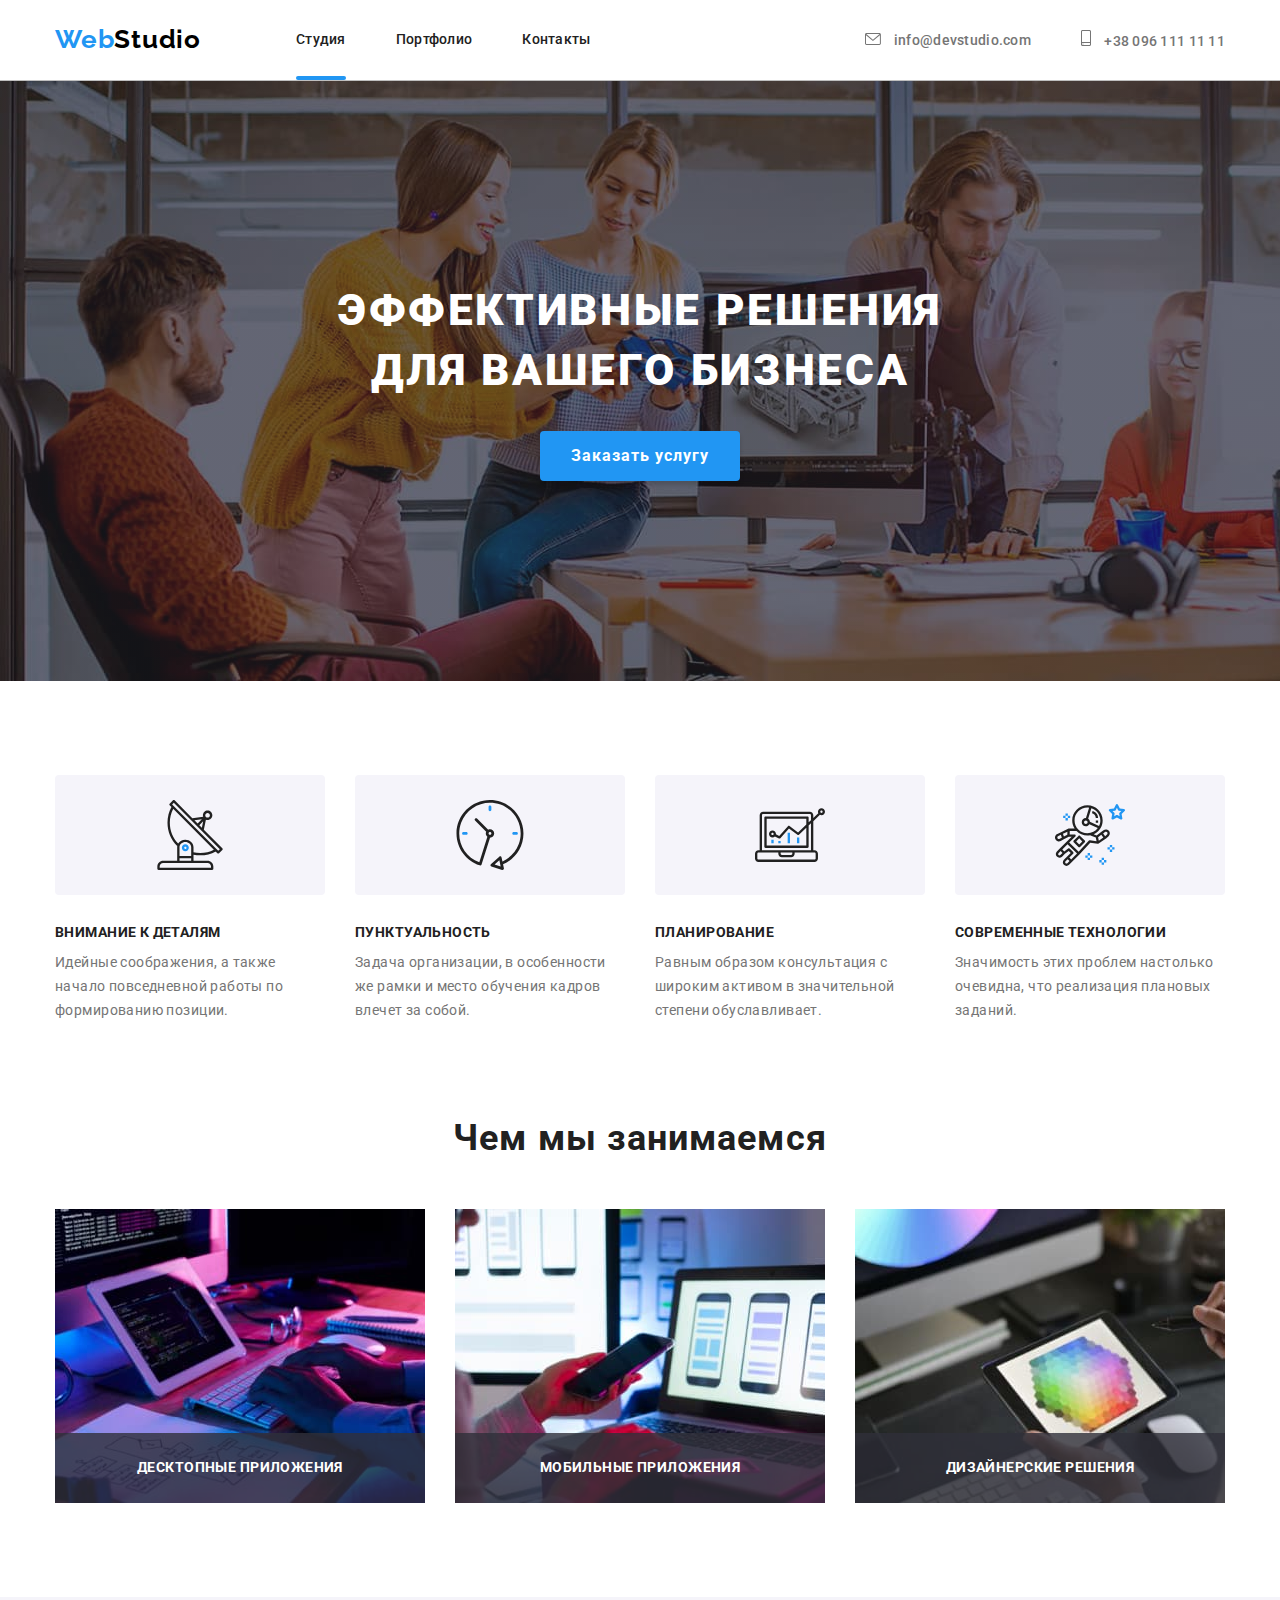
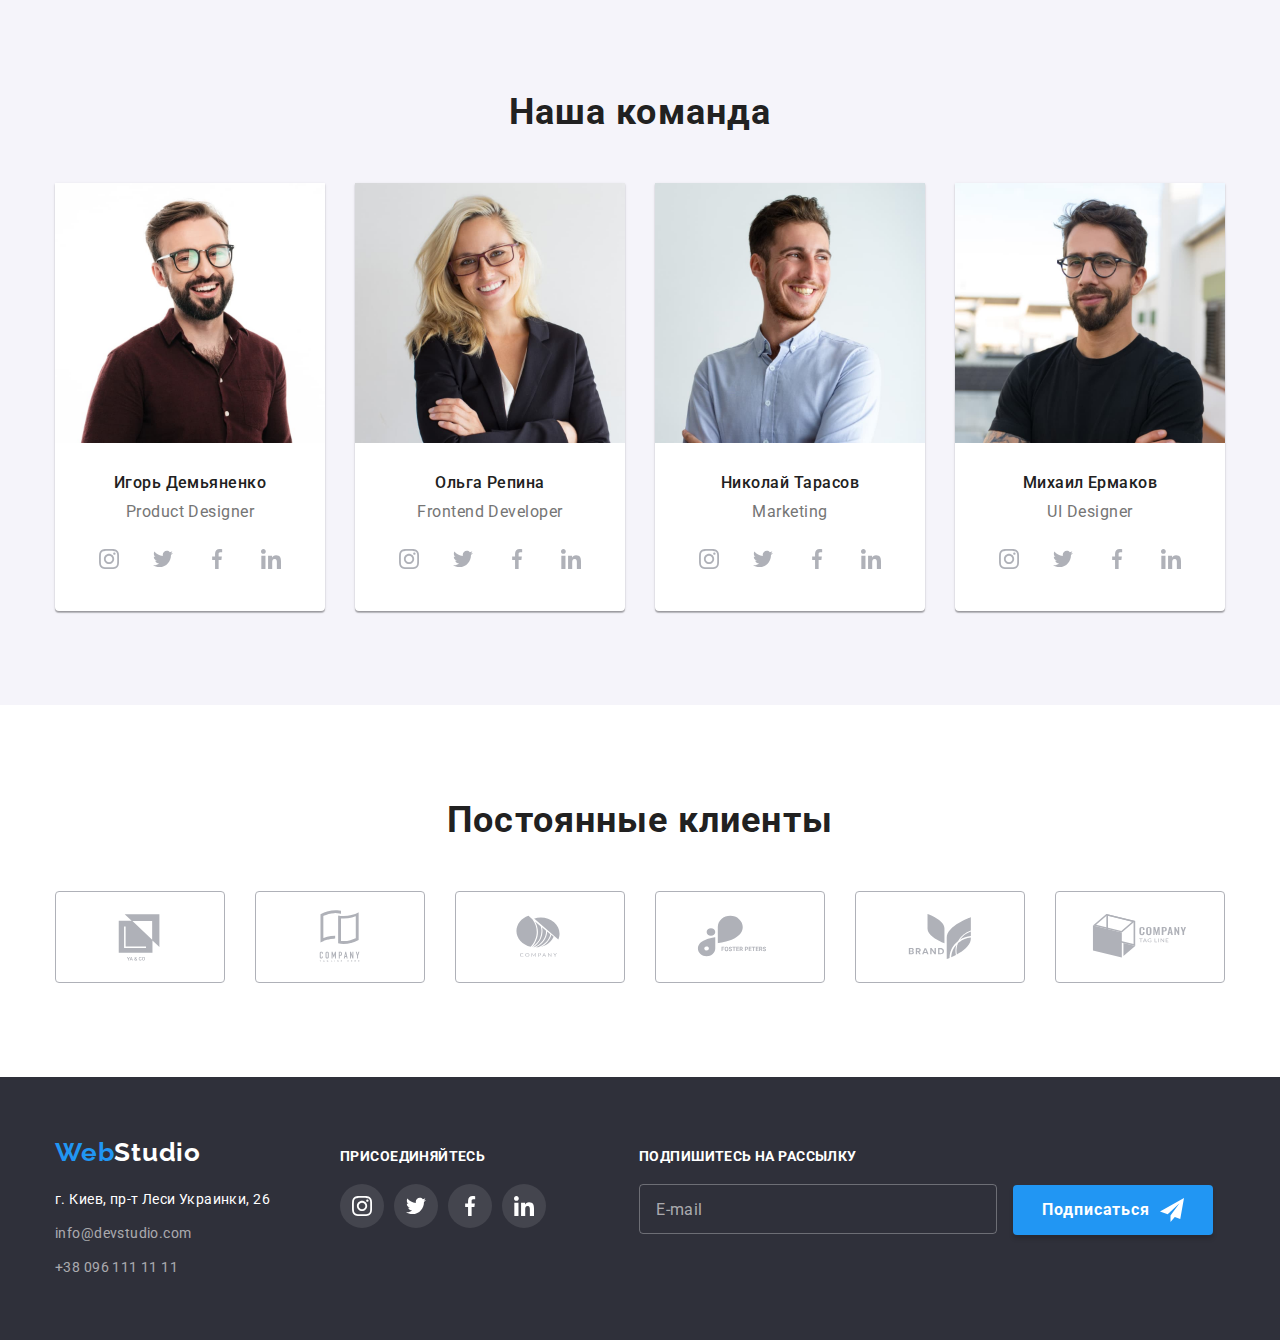
<file: index.html>
<!DOCTYPE html>
<html lang="ru">
  <head>
    <meta charset="UTF-8" />
    <meta http-equiv="X-UA-Compatible" content="IE=edge" />
    <meta name="viewport" content="width=device-width, initial-scale=1.0" />
    <title>WebStudio</title>
    <link rel="preconnect" href="https://fonts.googleapis.com" />
    <link rel="preconnect" href="https://fonts.gstatic.com" crossorigin />
    <link
      href="https://fonts.googleapis.com/css2?family=Raleway:wght@700&family=Roboto:wght@400;500;700;900&display=swap"
      rel="stylesheet"
    />
    <link rel="preconnect" href="https://fonts.googleapis.com" />
    <link rel="preconnect" href="https://fonts.gstatic.com" crossorigin />
    <link
      href="https://fonts.googleapis.com/css2?family=Raleway:wght@700&family=Roboto:wght@400;500;700;900&display=swap"
      rel="stylesheet"
    />
    <link
      rel="stylesheet"
      href="https://cdnjs.cloudflare.com/ajax/libs/modern-normalize/1.1.0/modern-normalize.min.css"
    />
    <link rel="stylesheet" href="./css/styles.css" />
  </head>
  <body>
    <header class="header-section">
      <div class="container">
        <div class="header-position">
          <nav class="navigation">
            <div class="header-logo">
              <a href="./index.html" lang="en" class="logo">
                Web<span class="logo-black">Studio</span>
              </a>
            </div>
            <ul class="site-nav list-none">
              <li class="nav-li-item">
                <a href="./index.html" class="nav-item current-page">Студия</a>
              </li>
              <li class="nav-li-item">
                <a href="./portfolio.html" class="nav-item">Портфолио</a>
              </li>
              <li class="nav-li-item">
                <a href="" class="nav-item">Контакты</a>
              </li>
            </ul>
          </nav>
          <ul class="contacts list-none">
            <li>
              <a href="mailto:info@devstudio.com" class="contact-info">
                <svg class="icon-envelope" width="16px" height="12px">
                  <use href="./images/icons-sprite.svg#icon-envelope"></use>
                </svg>
                info@devstudio.com </a>
            </li>
            <li>
              <a href="tel:+380961111111" class="contact-info">
                <svg class="icon-smartphone" width="10px" height="16px" >
                  <use href="./images/icons-sprite.svg#icon-smartphone"></use>
                  </svg>
                +38 096 111 11 11 </a>
            </li>
          </ul>
        </div>
      </div>
    </header>
    <main>
      <section class="hero">
        <div class="container">
          <h1 class="hero-title">
            Эффективные решения <br />
            для вашего бизнеса
          </h1>
          <button type="button" class="hero-button" data-modal-open>Заказать услугу</button>
        </div>
      </section>
      <section class="features">
        <div class="container">
        <h2 class="visually-hidden">Особенности</h2>
        <ul class="features-list list-none">
          <li>
            <div class="features-icons">
              <svg width="70px" height="70px">
                <use href="./images/icons-sprite.svg#icon-antenna" ></use>
              </svg>
            </div>
            <h3 class="features-title">Внимание к деталям</h3>
            <p class="features-text">
              Идейные соображения, а также начало повседневной работы по
              формированию позиции.
            </p>
          </li>
          <li>
            <div class="features-icons">
              <svg width="70px" height="70px">
                <use href="./images/icons-sprite.svg#icon-clock" ></use>
              </svg>
            </div>
            <h3 class="features-title">Пунктуальность</h3>
            <p class="features-text">
              Задача организации, в особенности же рамки и место обучения кадров
              влечет за собой.
            </p>
          </li>
          <li>
            <div class="features-icons">
              <svg width="70px" height="70px">
                <use href="./images/icons-sprite.svg#icon-diagram" ></use>
              </svg>
            </div>
            <h3 class="features-title">Планирование</h3>
            <p class="features-text">
              Равным образом консультация с широким активом в значительной
              степени обуславливает.
            </p>
          </li>
          <li>
            <div class="features-icons">
              <svg width="70px" height="70px">
                <use href="./images/icons-sprite.svg#icon-astronaut" ></use>
              </svg>
            </div>
            <h3 class="features-title">Современные технологии</h3>
            <p class="features-text">
              Значимость этих проблем настолько очевидна, что реализация
              плановых заданий.
            </p>
          </li>
        </div>
        </ul>
      </section>
      <section class="what-we-do">
        <h2 class="section-title">Чем мы занимаемся</h2>
        <ul class="img-list list-none">
          <li>
            <div class="img-box">
              <img src="./images/img_1.jpg" alt="первая картинка" class="work-img" width="370" height="294" />
              <p class="text-on-img">Десктопные приложения</p>
            </div>
          </li>
          <li>
            <div class="img-box">
              <img src="./images/img_2.jpg" alt="вторая картинка" class="work-img" width="370" height="294" />
              <p class="text-on-img">Мобильные приложения</p>
            </div>
          </li>
          <li>
            <div class="img-box">
              <img src="./images/img_3.jpg" alt="третья картинка" class="work-img" width="370" height="294" />
              <p class="text-on-img">Дизайнерские решения</p>
            </div>
          </li>
        </ul>
      </section>
      <section class="team">
        <div class="container">
        <h2 class="section-title">Наша команда</h2>
        <ul class="team-members list-none">
          <li class="team-member">
            <img
              src="./images/product_designer.jpg"
              alt="Игорь Демьяненко"
              width="270"
              height="260"
            />
            <div class="team-name-position"> 
              <h3 class="team-name">Игорь Демьяненко</h3>
              <p class="team-position" lang="en">Product Designer</p>
          </div>
          <div>
            <ul class="team-socials list-none">
              <li><a class="icon-social" href="https://www.instagram.com/">
                <svg class="icon-instagram" width="20px" height="20px">
                <use href="./images/icons-sprite.svg#icon-instagram"></use>
              </svg>
            </a></li>
              <li><a class="icon-social" href="https://twitter.com/">
                <svg class="icon-twitter" width="20px" height="20px">
                  <use href="./images/icons-sprite.svg#icon-twitter"></use>
                </svg>
              </a></li>
              <li><a class="icon-social" href="https://www.facebook.com/">
                <svg class="icon-facebook" width="20px" height="20px">
                  <use href="./images/icons-sprite.svg#icon-facebook"></use>
                </svg>
              </a></li>
              <li><a class="icon-social" href="https://www.linkedin.com/">
                <svg class="icon-linkedin" width="20px" height="20px">
                  <use href="./images/icons-sprite.svg#icon-linkedin"></use>
                </svg>
              </a></li>
            </ul>
          </div>
          </li>
          <li class="team-member">
            <img
              src="./images/frontend_developer.jpg"
              alt="Ольга Репина"
              width="270"
              height="260"
            />
            <div class="team-name-position">
              <h3 class="team-name">Ольга Репина</h3>
              <p class="team-position" lang="en">Frontend Developer</p>
          </div>
          <div>
            <ul class="team-socials list-none">
              <li><a class="icon-social" href="https://www.instagram.com/">
                  <svg class="icon-instagram" width="20px" height="20px">
                    <use href="./images/icons-sprite.svg#icon-instagram"></use>
                  </svg>
                </a></li>
              <li><a class="icon-social" href="https://twitter.com/">
                  <svg class="icon-twitter" width="20px" height="20px">
                    <use href="./images/icons-sprite.svg#icon-twitter"></use>
                  </svg>
                </a></li>
              <li><a class="icon-social" href="https://www.facebook.com/">
                  <svg class="icon-facebook" width="20px" height="20px">
                    <use href="./images/icons-sprite.svg#icon-facebook"></use>
                  </svg>
                </a></li>
              <li><a class="icon-social" href="https://www.linkedin.com/">
                  <svg class="icon-linkedin" width="20px" height="20px">
                    <use href="./images/icons-sprite.svg#icon-linkedin"></use>
                  </svg>
                </a></li>
            </ul>
          </div>
          </li>
          <li class="team-member">
            <img
              src="./images/marketing.jpg"
              alt="Николай Тарасов"
              width="270"
              height="260"
            /> 
            <div class="team-name-position">
              <h3 class="team-name">Николай Тарасов</h3>
              <p class="team-position" lang="en">Marketing</p>
          </div>
          <div>
            <ul class="team-socials list-none">
              <li><a class="icon-social" href="https://www.instagram.com/">
                  <svg class="icon-instagram" width="20px" height="20px">
                    <use href="./images/icons-sprite.svg#icon-instagram"></use>
                  </svg>
                </a></li>
              <li><a class="icon-social" href="https://twitter.com/">
                  <svg class="icon-twitter" width="20px" height="20px">
                    <use href="./images/icons-sprite.svg#icon-twitter"></use>
                  </svg>
                </a></li>
              <li><a class="icon-social" href="https://www.facebook.com/">
                  <svg class="icon-facebook" width="20px" height="20px">
                    <use href="./images/icons-sprite.svg#icon-facebook"></use>
                  </svg>
                </a></li>
              <li><a class="icon-social" href="https://www.linkedin.com/">
                  <svg class="icon-linkedin" width="20px" height="20px">
                    <use href="./images/icons-sprite.svg#icon-linkedin"></use>
                  </svg>
                </a></li>
            </ul>
          </div>
          </li>
          <li class="team-member">
            <img
              src="./images/ui_designer.jpg"
              alt="Михаил Ермаков"
              width="270"
              height="260"
            />
            <div class="team-name-position">
              <h3 class="team-name">Михаил Ермаков</h3>
              <p class="team-position" lang="en">UI Designer</p>
          </div>
          <div>
            <ul class="team-socials list-none">
              <li><a class="icon-social" href="https://www.instagram.com/">
                  <svg class="icon-instagram" width="20px" height="20px">
                    <use href="./images/icons-sprite.svg#icon-instagram"></use>
                  </svg>
                </a></li>
              <li><a class="icon-social" href="https://twitter.com/">
                  <svg class="icon-twitter" width="20px" height="20px">
                    <use href="./images/icons-sprite.svg#icon-twitter"></use>
                  </svg>
                </a></li>
              <li><a class="icon-social" href="https://www.facebook.com/">
                  <svg class="icon-facebook" width="20px" height="20px">
                    <use href="./images/icons-sprite.svg#icon-facebook"></use>
                  </svg>
                </a></li>
              <li><a class="icon-social" href="https://www.linkedin.com/">
                  <svg class="icon-linkedin" width="20px" height="20px">
                    <use href="./images/icons-sprite.svg#icon-linkedin"></use>
                  </svg>
                </a></li>
            </ul>
          </div>
          </li>
        </ul>
        </div>
      </section>
      <section class="clients">
        <div class="container">
        <h2 class="section-title">Постоянные клиенты</h2>
        <ul class="clients-list list-none">
          <li class="clients-icon-box">
            <a href="" class="link-icon">
            <svg class="icon-company" width="106px" height="60px">
              <use href="./images/icons-sprite.svg#icon-company-1"></use>
            </svg>
            </a>
          </li>
          <li class="clients-icon-box">
            <a href="" class="link-icon">
            <svg class="icon-company" width="106px" height="60px">
              <use href="./images/icons-sprite.svg#icon-company-2"></use>
            </svg>
            </a>
          </li>
          <li class="clients-icon-box"> 
            <a href="" class="link-icon">
            <svg class="icon-company" width="106px" height="60px">
              <use href="./images/icons-sprite.svg#icon-company-3"></use>
            </svg></a>
          </li>
          <li class="clients-icon-box">
            <a href="" class="link-icon">
            <svg class="icon-company" width="106px" height="60px">
              <use href="./images/icons-sprite.svg#icon-company-4"></use>
            </svg>
          </a>
          </li>
          <li class="clients-icon-box">
            <a href="" class="link-icon">
            <svg  class="icon-company" width="106px" height="60px">
              <use href="./images/icons-sprite.svg#icon-company-5"></use>
            </svg>
          </a>
          </li>
          <li class="clients-icon-box">
            <a href="" class="link-icon">
            <svg class="icon-company" width="106px" height="60px">
              <use href="./images/icons-sprite.svg#icon-company-6"></use>
            </svg></a>
          </li>
        </ul>
        </div>
      </section>
    </main>
    <footer class="footer-section">
      <div class="container footer-content">
           <div>
            <div class="footer-logo">
              <a href="/index.html" lang="en" class="logo">Web<span class="logo-white">Studio</span></a>
            </div>
            <address class="footer-info">
              г. Киев, пр-т Леси Украинки, 26 <br />
              <a  href="mailto:info@devstudio.com">info@devstudio.com</a> <br />
              <a  href="tel:+380961111111">+38 096 111 11 11</a>
            </address>
          </div>
          <div>
            <h3 class="footer-title">присоединяйтесь</h3>
            <ul class="footer-socials list-none">
              <li><a class="footer-icon-social" href="https://www.instagram.com/">
                  <svg class="footer-instagram" width="20px" height="20px">
                    <use href="./images/icons-sprite.svg#icon-instagram"></use>
                  </svg>
                </a></li>
              <li><a class="footer-icon-social" href="https://twitter.com/">
                  <svg class="footer-twitter" width="20px" height="20px">
                    <use href="./images/icons-sprite.svg#icon-twitter"></use>
                  </svg>
                </a></li>
              <li><a class="footer-icon-social" href="https://www.facebook.com/">
                  <svg class="footer-facebook" width="20px" height="20px">
                    <use href="./images/icons-sprite.svg#icon-facebook"></use>
                  </svg>
                </a></li>
              <li><a class="footer-icon-social" href="https://www.linkedin.com/">
                  <svg class="footer-linkedin" width="20px" height="20px">
                    <use href="./images/icons-sprite.svg#icon-linkedin"></use>
                  </svg>
                </a></li>
            </ul>
          </div>
          <form class="footer-form">
            <h3 class="footer-title">Подпишитесь на рассылку</h3>
            <label>
              <input type="email" class="form-subscribe" name="form-subscribe" placeholder="E-mail" required >
            </label>
            <button type="submit" class="button-subscribe">
            Подписаться
              <svg height="24" width="24" >
                <use href="./images/icons-sprite.svg#icon-send"></use>
              </svg>
            </button>
          </form>
      </div>
    </footer>

    <div class="backdrop is-hidden" data-modal>
      <div class="modal">
      <button class="close-modal" type="button" data-modal-close>
        <svg width="18" height="18">
          <use href="./images/icons-sprite.svg#icon-close-modal"></use>
        </svg>
      </button>

      <form class="modal-form">
        <h3 class="form-title">Оставьте свои данные, мы вам перезвоним</h3>

        <div class="form-field">
          <label class="form-label" for="name">Имя</label>
          <div class="icon-wraper">
            <input class="form-input" id="name" type="text" required>
            <svg class="form-icon" width="18" height="18">
              <use href="./images/icons-sprite.svg#icon-person"></use>
            </svg>
          </div>
        </div>
        
        <div class="form-field">
          <label class="form-label" for="phone">Телефон</label>
          <div class="icon-wraper">
            <input class="form-input" id="phone" type="tel" required>
            <svg class="form-icon" width="18" height="18">
              <use href="./images/icons-sprite.svg#icon-phone"></use>
            </svg>
          </div>
        </div>
        
        <div class="form-field">
          <label class="form-label" for="email">Почта</label>
          <div class="icon-wraper">
            <input class="form-input" id="email" type="email" required>
            <svg class="form-icon" width="18" height="18">
              <use href="./images/icons-sprite.svg#icon-email"></use>
            </svg>
          </div>
        </div>
        
        <div class="form-field"> 
          <label class="form-label" for="comment">Комментарий</label>
          <textarea class="form-input comment-field" name="comment" id="comment" rows="6" placeholder="Введите текст"></textarea>
        </div>
        
        <div class="checkbox-field">
          <input type="checkbox" name="form-policy" id="form-policy" class="checkbox visually-hidden" required>
          <label class="label-checkbox" for="form-policy">Соглашаюсь с рассылкой и принимаю &nbsp;<a href="" class="policy-link">Условия договора</a></label>
        </div>
        
        <button type="submit" class="modal-submit-form"> Отправить</button>
      </form>

      </div>
    </div>
    <script src="./js/modal.js"></script>
  </body>
</html>
</file>
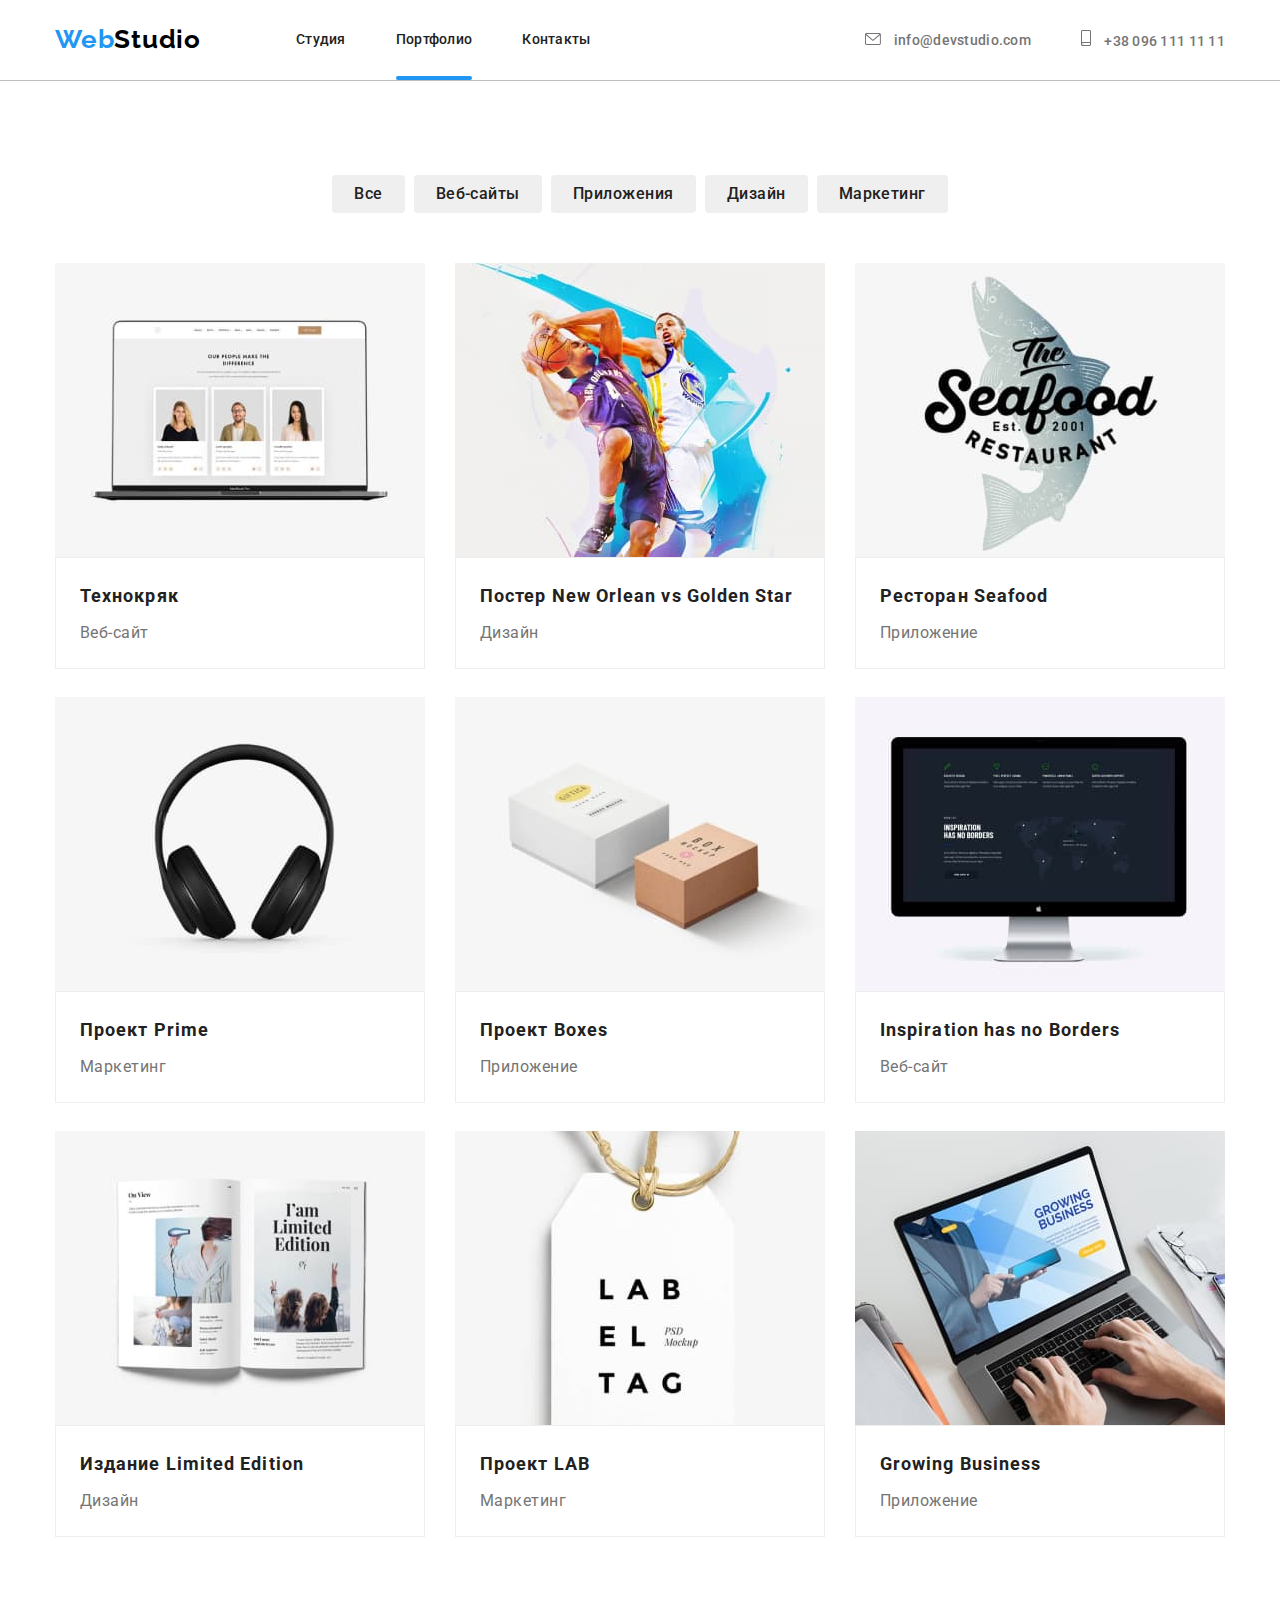
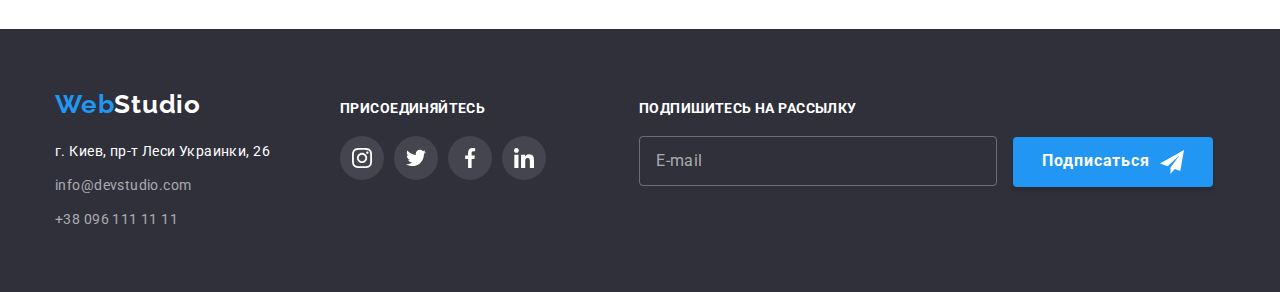
<file: portfolio.html>
<!DOCTYPE html>
<html lang="ru">
  <head>
    <meta charset="UTF-8" />
    <meta http-equiv="X-UA-Compatible" content="IE=edge" />
    <meta name="viewport" content="width=device-width, initial-scale=1.0" />
    <title>Portfolio</title>
    <link rel="preconnect" href="https://fonts.googleapis.com" />
    <link rel="preconnect" href="https://fonts.gstatic.com" crossorigin />
    <link
      href="https://fonts.googleapis.com/css2?family=Raleway:wght@700&family=Roboto:wght@400;500;700;900&display=swap"
      rel="stylesheet"
    />
    <link rel="preconnect" href="https://fonts.googleapis.com" />
    <link rel="preconnect" href="https://fonts.gstatic.com" crossorigin />
    <link
      href="https://fonts.googleapis.com/css2?family=Raleway:wght@700&family=Roboto:wght@400;500;700;900&display=swap"
      rel="stylesheet"
    />
    <link
      rel="stylesheet"
      href="https://cdnjs.cloudflare.com/ajax/libs/modern-normalize/1.1.0/modern-normalize.min.css"
    />
    <link rel="stylesheet" href="./css/styles.css" />
  </head>
  <body>
    <header class="header-section">
      <div class="container">
        <div class="header-position">
          <nav class="navigation">
            <div class="header-logo">
              <a href="/index.html" lang="en" class="logo">
                Web<span class="logo-black">Studio</span>
              </a>
            </div>
            <ul class="site-nav list-none">
              <li class="nav-li-item">
                <a href="./index.html" class="nav-item ">Студия</a>
              </li>
              <li class="nav-li-item">
                <a href="./portfolio.html" class="nav-item current-page">Портфолио</a>
              </li>
              <li class="nav-li-item">
                <a href="" class="nav-item">Контакты</a>
              </li>
            </ul>
          </nav>
          <ul class="contacts list-none">
            <li>
              <a href="mailto:info@devstudio.com" class="contact-info">
                <svg class="icon-envelope" width="16px" height="12px">
                  <use href="./images/icons-sprite.svg#icon-envelope"></use>
                </svg>
                info@devstudio.com </a>
            </li>
            <li>
              <a href="tel:+380961111111" class="contact-info">
                <svg class="icon-smartphone" width="10px" height="16px">
                  <use href="./images/icons-sprite.svg#icon-smartphone"></use>
                </svg>
                +38 096 111 11 11 </a>
            </li>
          </ul>
        </div>
      </div>
    </header>
    <main>
      <section class="portfolio-section">
        <div class="container">
        <h1 class="visually-hidden">Портфолио</h1>
        <ul class="list-of-buttons list-none">
          <li><button type="button" class="filter-button">Все</button></li>
          <li>
            <button type="button" class="filter-button">Веб-сайты</button>
          </li>
          <li>
            <button type="button" class="filter-button">Приложения</button>
          </li>
          <li><button type="button" class="filter-button">Дизайн</button></li>
          <li>
            <button type="button" class="filter-button">Маркетинг</button>
          </li>
        </ul>
        <ul class="our-portfolio list-none">
          <li class="portfolio-item">
            <a href="">
              <div class="card-thumb">
                <img src="./images/img-portfolio-1.jpg" alt="Технокряк" width="370" height="294" />
                <p class="overlay-text">Ресурс предлагает комплексные предложения с разным уровнем функционала и сервисов. Все это позволит посетителю получить
                исчерпывающие сведения о компании или частном лице.</p>
              </div>
              <div class="type-and-name"><h2 class="portfolio-name">Технокряк</h2>
              <p class="portfolio-type">Веб-сайт</p></a>
            </div>
          </li>
          <li class="portfolio-item">
            <a href="">
              <div class="card-thumb">
                <img src="./images/img-portfolio-2.jpg" alt="Постер New Orlean vs Golden Star" width="370" height="294" />
                <p class="overlay-text">Ресурс предлагает комплексные предложения с разным уровнем функционала и сервисов. Все это позволит посетителю получить
                исчерпывающие сведения о компании или частном лице.</p>
              </div>
              <div class="type-and-name">
              <h2 class="portfolio-name">Постер New Orlean vs Golden Star</h2>
              <p class="portfolio-type">Дизайн</p></a
            ></div>
          </li>
          <li class="portfolio-item">
            <a href="">
              <div class="card-thumb">
                <img src="./images/img-portfolio-3.jpg" alt="Ресторан Seafood" width="370" height="294" />
                
                <p class="overlay-text">Ресурс предлагает комплексные предложения с разным уровнем функционала и сервисов. Все это позволит посетителю получить
                исчерпывающие сведения о компании или частном лице.</p>
              </div>
              <div class="type-and-name">
              <h2 class="portfolio-name">Ресторан Seafood</h2>
              <p class="portfolio-type">Приложение</p></a
            ></div>
          </li>
          <li class="portfolio-item">
            <a href="">
              <div class="card-thumb">
                <img src="./images/img-portfolio-4.jpg" alt="Проект Prime" width="370" height="294" />
                
                <p class="overlay-text">Ресурс предлагает комплексные предложения с разным уровнем функционала и сервисов. Все это позволит посетителю получить
                исчерпывающие сведения о компании или частном лице.</p>
              </div>
              <div class="type-and-name">
              <h2 class="portfolio-name">Проект Prime</h2>
              <p class="portfolio-type">Маркетинг</p></a
            ></div>
          </li>
          <li class="portfolio-item">
            <a href="">
              <div class="card-thumb">
                <img src="./images/img-portfolio-5.jpg" alt="Проект Boxes" width="370" height="294" />
                
                <p class="overlay-text">Ресурс предлагает комплексные предложения с разным уровнем функционала и сервисов. Все это позволит посетителю получить
                исчерпывающие сведения о компании или частном лице.</p>
              </div>
              <div class="type-and-name">
              <h2 class="portfolio-name">Проект Boxes</h2>
              <p class="portfolio-type">Приложение</p></a
            ></div>
          </li>
          <li class="portfolio-item">
            <a href="">
              <div class="card-thumb">
                <img src="./images/img-portfolio-6.jpg" alt="Inspiration has no Borders" width="370" height="294" />
                
                <p class="overlay-text">Ресурс предлагает комплексные предложения с разным уровнем функционала и сервисов. Все это позволит посетителю получить
                исчерпывающие сведения о компании или частном лице.</p>
              </div>
              <div class="type-and-name">
              <h2 class="portfolio-name">Inspiration has no Borders</h2>
              <p class="portfolio-type">Веб-сайт</p></a
            ></div>
          </li>
          <li class="portfolio-item">
            <a href="">
              <div class="card-thumb">
                <img src="./images/img-portfolio-7.jpg" alt="Издание Limited Edition" width="370" height="294" />
                
                <p class="overlay-text">Ресурс предлагает комплексные предложения с разным уровнем функционала и сервисов. Все это позволит посетителю получить
                исчерпывающие сведения о компании или частном лице.</p>
              </div>
              <div class="type-and-name">
              <h2 class="portfolio-name">Издание Limited Edition</h2>
              <p class="portfolio-type">Дизайн</p></a
            ></div>
          </li>
          <li class="portfolio-item">
            <a href="">
              <div class="card-thumb">
                <img src="./images/img-portfolio-8.jpg" alt="Проект LAB" width="370" height="294" />
                
                <p class="overlay-text">Ресурс предлагает комплексные предложения с разным уровнем функционала и сервисов. Все это позволит посетителю получить
                исчерпывающие сведения о компании или частном лице.</p>
              </div>
              <div class="type-and-name">
              <h2 class="portfolio-name">Проект LAB</h2>
              <p class="portfolio-type">Маркетинг</p></a
            ></div>
          </li>
          <li class="portfolio-item">
            <a href="">
              <div class="card-thumb">
                <img src="./images/img-portfolio-9.jpg" alt="Growing Business" width="370" height="294" />
                
                <p class="overlay-text">Ресурс предлагает комплексные предложения с разным уровнем функционала и сервисов. Все это позволит посетителю получить
                исчерпывающие сведения о компании или частном лице.</p>
              </div>
              <div class="type-and-name">
              <h2 class="portfolio-name">Growing Business</h2>
              <p class="portfolio-type">Приложение</p></a
            ></div>
          </li>
        </ul>
        </div>
      </section>
    </main>
    <footer class="footer-section">
      <div class="container footer-content">
        <div>
          <div class="footer-logo">
            <a href="/index.html" lang="en" class="logo">Web<span class="logo-white">Studio</span></a>
          </div>
          <address class="footer-info">
            г. Киев, пр-т Леси Украинки, 26 <br />
            <a href="mailto:info@devstudio.com">info@devstudio.com</a> <br />
            <a href="tel:+380961111111">+38 096 111 11 11</a>
          </address>
        </div>
        <div>
          <h3 class="footer-title">присоединяйтесь</h3>
          <ul class="footer-socials list-none">
            <li><a class="footer-icon-social" href="https://www.instagram.com/">
                <svg class="footer-instagram" width="20px" height="20px">
                  <use href="./images/icons-sprite.svg#icon-instagram"></use>
                </svg>
              </a></li>
            <li><a class="footer-icon-social" href="https://twitter.com/">
                <svg class="footer-twitter" width="20px" height="20px">
                  <use href="./images/icons-sprite.svg#icon-twitter"></use>
                </svg>
              </a></li>
            <li><a class="footer-icon-social" href="https://www.facebook.com/">
                <svg class="footer-facebook" width="20px" height="20px">
                  <use href="./images/icons-sprite.svg#icon-facebook"></use>
                </svg>
              </a></li>
            <li><a class="footer-icon-social" href="https://www.linkedin.com/">
                <svg class="footer-linkedin" width="20px" height="20px">
                  <use href="./images/icons-sprite.svg#icon-linkedin"></use>
                </svg>
              </a></li>
          </ul>
        </div>
        <form class="footer-form">
          <h3 class="footer-title">Подпишитесь на рассылку</h3>
          <label>
            <input type="email" class="form-subscribe" name="form-subscribe" placeholder="E-mail" required>
          </label>
          <button type="submit" class="button-subscribe">
            Подписаться
            <svg height="24" width="24">
              <use href="./images/icons-sprite.svg#icon-send"></use>
            </svg>
          </button>
        </form>
      </div>
    </footer>
  </body>
</html>
</file>
<file: css/styles.css>
:root {
  --color-accent: #2196f3;
  --color-primary-title: #212121;
  --color-primary-text: #757575;
  --color-light: #ffffff;

  --bg-header: #ffffff;
  --bg-dark: #2f303a;
  --bg-light: #e5e5e5;
  --bg-team-section: #f5f4fa;
}

.visually-hidden {
  position: absolute;
  width: 1px;
  height: 1px;
  margin: -1px;
  border: 0;
  padding: 0;
  white-space: nowrap;
  clip-path: inset(100%);
  clip: rect(0 0 0 0);
  overflow: hidden;
}

.list-none {
  list-style-type: none;
  padding: 0;
  margin: 0;
}
h1,
h2,
h3,
h4,
h5,
h6,
p {
  margin-top: 0;
  margin-bottom: 0;
}

body {
  font-family: Roboto, sans-serif;
  color: var(--color-primary-text);
}

.container {
  width: 100%;
  max-width: 1200px;
  padding-left: 15px;
  padding-right: 15px;
  margin-left: auto;
  margin-right: auto;
}

/* HEADER */
.header-position {
  display: flex;
}
.header-logo {
  margin-right: 95px;
}
.logo {
  font-family: "Raleway";
  font-weight: 700;
  font-size: 26px;
  line-height: 1.2;
  letter-spacing: 0.03em;
  color: var(--color-accent);
  text-decoration: none;
}
.logo-black {
  color: #000000;
}
.logo-white {
  color: #ffffff;
}

.header-section {
  background-color: var(--bg-header);
  border-bottom: 1px solid rgba(0, 0, 0, 0.25);
  /* box-sizing: border-box; */
}
.site-nav,
.contacts,
.navigation {
  display: flex;
  align-items: center;
}
.nav-li-item:not(:last-child) {
  margin-right: 50px;
}
.nav-item {
  position: relative;
  display: block;
  padding-top: 32px;
  padding-bottom: 32px;

  font-weight: 500;
  font-size: 14px;
  line-height: 1.14;
  letter-spacing: 0.02em;
  color: var(--color-primary-title);
  text-decoration: none;

  transition: color 250ms cubic-bezier(0.4, 0, 0.2, 1);
}
.nav-item:hover,
.nav-item:focus {
  color: var(--color-accent);
}
.current-page::after {
  content: "";
  position: absolute;
  bottom: 0;
  left: 0;
  width: 100%;
  height: 4px;
  background: var(--color-accent);
  border-radius: 2px;
}

.contacts {
  margin-left: auto;
}
.contacts li + li {
  margin-left: 50px;
}

.contact-info {
  padding-top: 32px;
  padding-bottom: 32px;
  font-weight: 500;
  font-size: 14px;
  line-height: 1.14;
  letter-spacing: 0.02em;
  color: var(--color-primary-text);
  text-decoration: none;

  transition: color 250ms cubic-bezier(0.4, 0, 0.2, 1);
}

.contact-info:hover,
.contact-info:focus {
  color: var(--color-accent);
}

.icon-envelope,
.icon-smartphone {
  display: inline-block;
  padding: 0;
  margin: 0 10px 0 0;
  fill: currentColor;
}

.icon-envelope:hover,
.icon-smartphone:hover {
  fill: currentColor;
}

/* END HEADER */

/* MAIN */
/* HERO */
.hero {
  padding-top: 200px;
  padding-bottom: 200px;
  margin-right: auto;
  margin-left: auto;
  background-image: linear-gradient(
      to top,
      rgba(47, 48, 58, 0.4),
      rgba(47, 48, 58, 0.4)
    ),
    url(../images/bg-hero.jpg);
  height: 600px;
  max-width: 1600px;
}
.hero-title {
  margin: 0;
  margin-bottom: 30px;

  font-weight: 900;
  font-size: 44px;
  line-height: 1.36;
  text-align: center;
  letter-spacing: 0.06em;
  text-transform: uppercase;
  color: var(--color-light);
}
.hero-button {
  display: block;
  margin-right: auto;
  margin-left: auto;

  min-width: 200px;
  min-height: 50px;
  font-family: inherit;
  font-weight: 700;
  font-size: 16px;
  line-height: 1.88;
  box-shadow: 0px 4px 4px rgba(0, 0, 0, 0.15);
  border-radius: 4px;
  letter-spacing: 0.06em;

  color: var(--color-light);
  background: var(--color-accent);
  cursor: pointer;
  border: none;

  transition: background 250ms cubic-bezier(0.4, 0, 0.2, 1);
}
.hero-button:hover,
.hero-button:focus {
  background: #188ce8;
}
/* END HERO */

.features,
.clients {
  padding-top: 94px;
  padding-bottom: 94px;
}
.features-list {
  display: flex;
}
.features-list li {
  width: 270px;
}
.features-list li + li {
  margin-left: 30px;
}
.features-icons {
  display: flex;
  justify-content: center;
  align-items: center;
  margin-bottom: 30px;
  width: 270px;
  height: 120px;
  background-color: #f5f4fa;
  border-radius: 4px;
}

.features-title {
  font-weight: 700;
  font-size: 14px;
  line-height: 1.14;
  letter-spacing: 0.03em;
  text-transform: uppercase;
  color: var(--color-primary-title);
}
.features-text {
  margin-top: 10px;
  font-size: 14px;
  line-height: 1.71;
  letter-spacing: 0.03em;
  color: var(--color-primary-text);
}

.section-title {
  margin-top: 0;
  margin-bottom: 50px;
  font-weight: 700;
  font-size: 36px;
  line-height: 1.17;
  text-align: center;
  letter-spacing: 0.03em;
  color: var(--color-primary-title);
}
.what-we-do {
  padding-bottom: 94px;
}
.img-box {
  position: relative;
}
.work-img {
  display: block;
}
.text-on-img {
  position: absolute;
  bottom: 0;
  width: 100%;
  height: 70px;
  padding-top: 27px;
  padding-bottom: 27px;
  font-weight: 700;
  font-size: 14px;
  line-height: 1.14;
  text-align: center;
  letter-spacing: 0.03em;
  text-transform: uppercase;
  color: #ffffff;
  background-color: rgba(47, 48, 58, 0.8);
}

.img-list,
.team-members {
  display: flex;
  justify-content: center;
}

.img-list li + li {
  margin-left: 30px;
}

.team {
  background-color: var(--bg-team-section);
  padding-top: 94px;
  padding-bottom: 94px;
}
.team-member {
  width: 270px;
  min-height: 368px;
  box-shadow: 0px 1px 3px rgba(0, 0, 0, 0.12), 0px 1px 1px rgba(0, 0, 0, 0.14),
    0px 2px 1px rgba(0, 0, 0, 0.2);
  border-radius: 0px 0px 4px 4px;
  background: #fff;
}

.team-members > li + li {
  margin-left: 30px;
}
.team-member img {
  display: block;
}

.team-name-position {
  padding-top: 30px;
  padding-bottom: 16px;
}

.team-name {
  margin-bottom: 10px;
  font-weight: 500;
  font-size: 16px;
  line-height: 1.19;
  text-align: center;
  letter-spacing: 0.03em;
  color: var(--color-primary-title);
}
.team-position {
  font-size: 16px;
  line-height: 1.19;
  text-align: center;
  letter-spacing: 0.03em;
  color: var(--color-primary-text);
}
.team-socials {
  display: flex;
  justify-content: center;
  margin-bottom: 30px;
}
.team-socials > li:not(:last-child) {
  margin-right: 10px;
}
.icon-social {
  display: flex;
  justify-content: center;
  align-items: center;
  width: 44px;
  height: 44px;
  color: #afb1b8;
  border-radius: 50%;

  transition: color 250ms cubic-bezier(0.4, 0, 0.2, 1),
    background-color 250ms cubic-bezier(0.4, 0, 0.2, 1);
}
.icon-social:hover,
.icon-social:focus {
  border-radius: 50%;
  background-color: var(--color-accent);
  color: var(--color-light);
}
.icon-instagram,
.icon-twitter,
.icon-facebook,
.icon-linkedin {
  fill: currentColor;
}

.clients-list {
  display: flex;
  justify-content: center;
}

.clients-icon-box:not(:last-child) {
  margin-right: 30px;
}
.link-icon {
  display: flex;
  align-items: center;
  justify-content: center;
  width: 170px;
  height: 92px;
  border: 1px solid #afb1b8;
  border-radius: 4px;
  color: #afb1b8;

  transition: color 250ms cubic-bezier(0.4, 0, 0.2, 1),
    border 250ms cubic-bezier(0.4, 0, 0.2, 1);
}
.link-icon:hover,
.link-icon:focus {
  color: var(--color-accent);
  border: 1px solid var(--color-accent);
  cursor: pointer;
}
.icon-company {
  fill: currentColor;
}

/* FOOTER */
.footer-section {
  background-color: var(--bg-dark);
  padding-top: 60px;
  padding-bottom: 60px;
}
.footer-content {
  display: flex;
  align-items: baseline;
}
.footer-content div + div {
  margin-left: 70px;
}
.footer-logo {
  margin-bottom: 20px;
}
.footer-info {
  font-style: normal;
  font-size: 14px;
  line-height: 1.71;
  letter-spacing: 0.03em;
  color: #ffffff;
}
.footer-info > a {
  display: inline-block;
  color: rgba(255, 255, 255, 0.6);
  text-decoration: none;
  margin-top: 10px;

  transition: color 250ms cubic-bezier(0.4, 0, 0.2, 1);
}

.footer-info > a:hover,
.footer-info > a:focus {
  color: var(--color-accent);
}

.footer-title {
  margin-bottom: 20px;
  font-size: 14px;
  line-height: 1.143;
  letter-spacing: 0.03em;
  text-transform: uppercase;
  color: #ffffff;
}
.footer-socials {
  display: flex;
}
.footer-socials > li:not(:last-child) {
  margin-right: 10px;
}

.footer-icon-social {
  display: flex;
  justify-content: center;
  align-items: center;
  width: 44px;
  height: 44px;
  color: #fff;
  background-color: rgba(255, 255, 255, 0.1);
  border-radius: 50%;

  transition: color 250ms cubic-bezier(0.4, 0, 0.2, 1),
    background-color 250ms cubic-bezier(0.4, 0, 0.2, 1);
}

.footer-icon-social:hover,
.footer-icon-social:focus {
  background-color: var(--color-accent);
  color: var(--color-light);
}

.footer-instagram,
.footer-twitter,
.footer-facebook,
.footer-linkedin {
  fill: currentColor;
}

/* footer subscribe form */
.footer-form {
  margin-left: 93px;
}

.form-subscribe {
  width: 358px;
  height: 50px;
  padding-left: 16px;

  box-sizing: border-box;
  border: 1px solid #ffffff4d;
  border-radius: 4px;
  background-color: transparent;
  color: #fff;

  transition: background-color 250ms cubic-bezier(0.4, 0, 0.2, 1),
    border 250ms cubic-bezier(0.4, 0, 0.2, 1);
}

.form-subscribe:focus-within {
  background-color: rgba(255, 255, 255, 0.1);
  border: 1px solid var(--color-accent);
  outline: none;
}

.form-subscribe::placeholder {
  font-size: 16px;
  line-height: 1.25;
  letter-spacing: 0.03em;
  color: rgba(255, 255, 255, 0.6);
}

.button-subscribe {
  display: inline-flex;
  justify-content: center;
  align-items: center;
  min-width: 200px;
  min-height: 50px;
  margin-left: 12px;

  font-family: inherit;
  font-weight: 700;
  font-size: 16px;
  line-height: 1.88;
  letter-spacing: 0.06em;

  color: var(--color-light);
  background: var(--color-accent);
  border-color: var(--color-accent);
  cursor: pointer;
  border: none;

  border-radius: 4px;
  box-shadow: 0px 4px 4px 0px #00000026;
  color: #fff;
  transition: background 250ms cubic-bezier(0.4, 0, 0.2, 1);
}

.button-subscribe > svg {
  margin-left: 10px;
}

.button-subscribe:hover,
.button-subscribe:focus {
  background: #188ce8;
}

/* end footer subscribe form */

/* MODAL WINDOW */
.backdrop {
  position: fixed;
  top: 0;
  left: 0;
  height: 100vh;
  width: 100vw;
  background-color: rgba(0, 0, 0, 0.2);
  opacity: 1;
  transition: opacity 250ms cubic-bezier(0.4, 0, 0.2, 1);
}

.backdrop.is-hidden {
  opacity: 0;
  pointer-events: none;
}

.backdrop.is-hidden .modal {
  transform: translate(-50%, -50%) scale(0.5);
}

.modal {
  position: absolute;
  top: 50%;
  left: 50%;
  width: 528px;
  height: 581px;
  background-color: #fff;
  border-radius: 4px;
  transform: translate(-50%, -50%) scale(1);
  transition: transform 250ms cubic-bezier(0.4, 0, 0.2, 1);
}
.close-modal {
  position: absolute;
  right: 8px;
  top: 8px;

  display: flex;
  justify-content: center;
  align-items: center;

  width: 30px;
  height: 30px;
  border-radius: 50%;
  border: 1px solid #0000001a;
  background-color: #fff;
  cursor: pointer;
  fill: #000;
  transition: fill 250ms cubic-bezier(0.4, 0, 0.2, 1);
}

.close-modal:hover,
.close-modal:focus {
  fill: var(--color-accent);
}
/* END MODAL WINDOW */

/* FORM MODAL WINDOW  */

.modal-form {
  margin-top: 40px;
  margin-right: 40px;
  margin-left: 40px;
  margin-bottom: 40px;
}

.form-title {
  margin-bottom: 12px;
  font-weight: 700;
  font-size: 20px;
  line-height: 1.15;
  text-align: center;
  letter-spacing: 0.03em;
  color: var(--color-primary-title);
}

.form-field + .form-field {
  margin-top: 10px;
}

.form-label {
  display: block;
  margin-bottom: 4px;
  font-size: 12px;
  line-height: 1.166;
  letter-spacing: 0.01em;
  color: var(--color-primary-text);
}

.form-input {
  padding-left: 42px;
  width: 100%;
  min-height: 40px;
  border: 1px solid rgba(33, 33, 33, 0.2);
  box-sizing: border-box;
  border-radius: 4px;
  color: var(--color-primary-text);
  transition: border 250ms cubic-bezier(0.4, 0, 0.2, 1);
}

.icon-wraper {
  position: relative;
}
.form-icon {
  position: absolute;
  top: 50%;
  left: 12px;
  transform: translateY(-50%);
  fill: #212121;
  fill: #212121;
  transition: fill 250ms cubic-bezier(0.4, 0, 0.2, 1);
}

.form-field:focus-within .form-input {
  outline: none;
  border: 1px solid var(--color-accent);
}
.form-field:focus-within .form-icon {
  fill: var(--color-accent);
}

.comment-field {
  height: 120px;
  padding: 12px 16px;
  resize: none;
}

.form-input::placeholder {
  font-size: 12px;
  line-height: 1.166;
  letter-spacing: 0.01em;
  color: rgba(117, 117, 117, 0.5);
}

.checkbox-field {
  margin-top: 20px;
  margin-bottom: 30px;
}

.label-checkbox::before {
  content: "";
  display: inline-block;
  width: 16px;
  height: 15px;
  border: 1px solid #212121;
  border-radius: 1px;
  background-color: transparent;
  margin-right: 8px;
  transition: background-color 250ms cubic-bezier(0.4, 0, 0.2, 1);
}

.checkbox:checked + .label-checkbox::before {
  background-image: url(../images/icon-checkbox.svg);
  background-size: contain;
  background-origin: border-box;
  border-color: var(--color-accent);
  background-color: var(--color-accent);
}

.label-checkbox {
  display: flex;
  align-items: center;
  font-size: 14px;
  line-height: 1.71;
  letter-spacing: 0.03em;
  color: var(--color-primary-text);
  text-align: center;
}
.policy-link {
  text-decoration-line: underline;
  color: var(--color-accent);
}

.modal-submit-form {
  display: block;
  margin-left: auto;
  margin-right: auto;
  min-height: 50px;
  min-width: 200px;
  background: var(--color-accent);
  box-shadow: 0px 4px 4px rgba(0, 0, 0, 0.15);
  border-radius: 4px;
  border: none;

  font-weight: 700;
  font-size: 16px;
  line-height: 1.88;
  text-align: center;
  letter-spacing: 0.06em;
  color: #ffffff;
  cursor: pointer;

  transition: background 250ms cubic-bezier(0.4, 0, 0.2, 1);
}
.modal-submit-form:hover,
.modal-submit-form:focus {
  background: #188ce8;
}

/* FORM END MODAL WINDOW  */

/* PORTFOLIO PAGE */

.portfolio-section {
  padding-top: 94px;
  padding-bottom: 94px;
}
.list-of-buttons {
  display: flex;
  justify-content: center;
  margin-bottom: 50px;
}
.list-of-buttons li + li {
  margin-left: 9px;
}
.filter-button {
  padding-top: 6px;
  padding-bottom: 6px;
  padding-right: 22px;
  padding-left: 22px;
  min-height: 38px;
  font-family: inherit;
  font-weight: 500;
  font-size: 16px;
  line-height: 1.62;
  text-align: center;
  letter-spacing: 0.03em;
  color: var(--color-primary-title);
  border: none;
  border-radius: 4px;
  cursor: pointer;

  transition: color 250ms cubic-bezier(0.4, 0, 0.2, 1),
    background-color 250ms cubic-bezier(0.4, 0, 0.2, 1),
    box-shadow 250ms cubic-bezier(0.4, 0, 0.2, 1);
}
.filter-button:hover,
.filter-button:focus {
  color: var(--color-light);
  background-color: var(--color-accent);
  -webkit-text-stroke: 0.3px black;
  text-shadow: 0px 4px 4px rgba(0, 0, 0, 0.25);
  box-shadow: 0px 4px 4px 0px #00000040;
}

.our-portfolio {
  display: flex;
  flex-wrap: wrap;
}
.portfolio-item {
  width: calc((100%-60px) / 3);
  margin-right: 30px;
  margin-bottom: 30px;
  background: #fff;
  width: 370px;
  height: 404px;
  transition: box-shadow 250ms cubic-bezier(0.4, 0, 0.2, 1);
}
.portfolio-item:hover {
  box-shadow: 0px 4px 4px 0px #00000040;
}
.portfolio-item:nth-child(3n) {
  margin-right: 0;
}
.portfolio-item:nth-last-child(-n + 3) {
  margin-bottom: 0;
}
.portfolio-item a {
  text-decoration: none;
}
.portfolio-item img {
  display: block;
}

.portfolio-name {
  padding-bottom: 4px;
  font-weight: 700;
  font-size: 18px;
  line-height: 2;
  letter-spacing: 0.06em;
  color: var(--color-primary-title);
}
.portfolio-type {
  font-size: 16px;
  line-height: 1.88;
  letter-spacing: 0.03em;
  color: var(--color-primary-text);
}
.type-and-name {
  padding-top: 20px;
  padding-left: 24px;
  padding-bottom: 20px;
  padding-right: 24px;
  border: 1px solid #eeeeee;
}

/* OVERLAY */
.card-thumb {
  position: relative;
  overflow: hidden;
}

.card-thumb:before,
.overlay-text {
  position: absolute;
  width: 100%;
  height: 100%;
  opacity: 0;
  transform: translateY(100%);
  transition: opacity 250ms cubic-bezier(0.4, 0, 0.2, 1),
    transform 250ms cubic-bezier(0.4, 0, 0.2, 1);
}

.portfolio-item:hover .card-thumb:before,
.portfolio-item:hover .overlay-text {
  opacity: 1;
  transform: translateY(0%);
}

.card-thumb:before {
  content: "";
  background-color: rgba(33, 150, 243, 0.9);
}

.overlay-text {
  top: 0;
  left: 0;
  font-size: 18px;
  line-height: 1.56;
  letter-spacing: 0.03em;
  color: #ffffff;
  padding: 63px 24px;
}
/* END OVERLAY */
</file>
